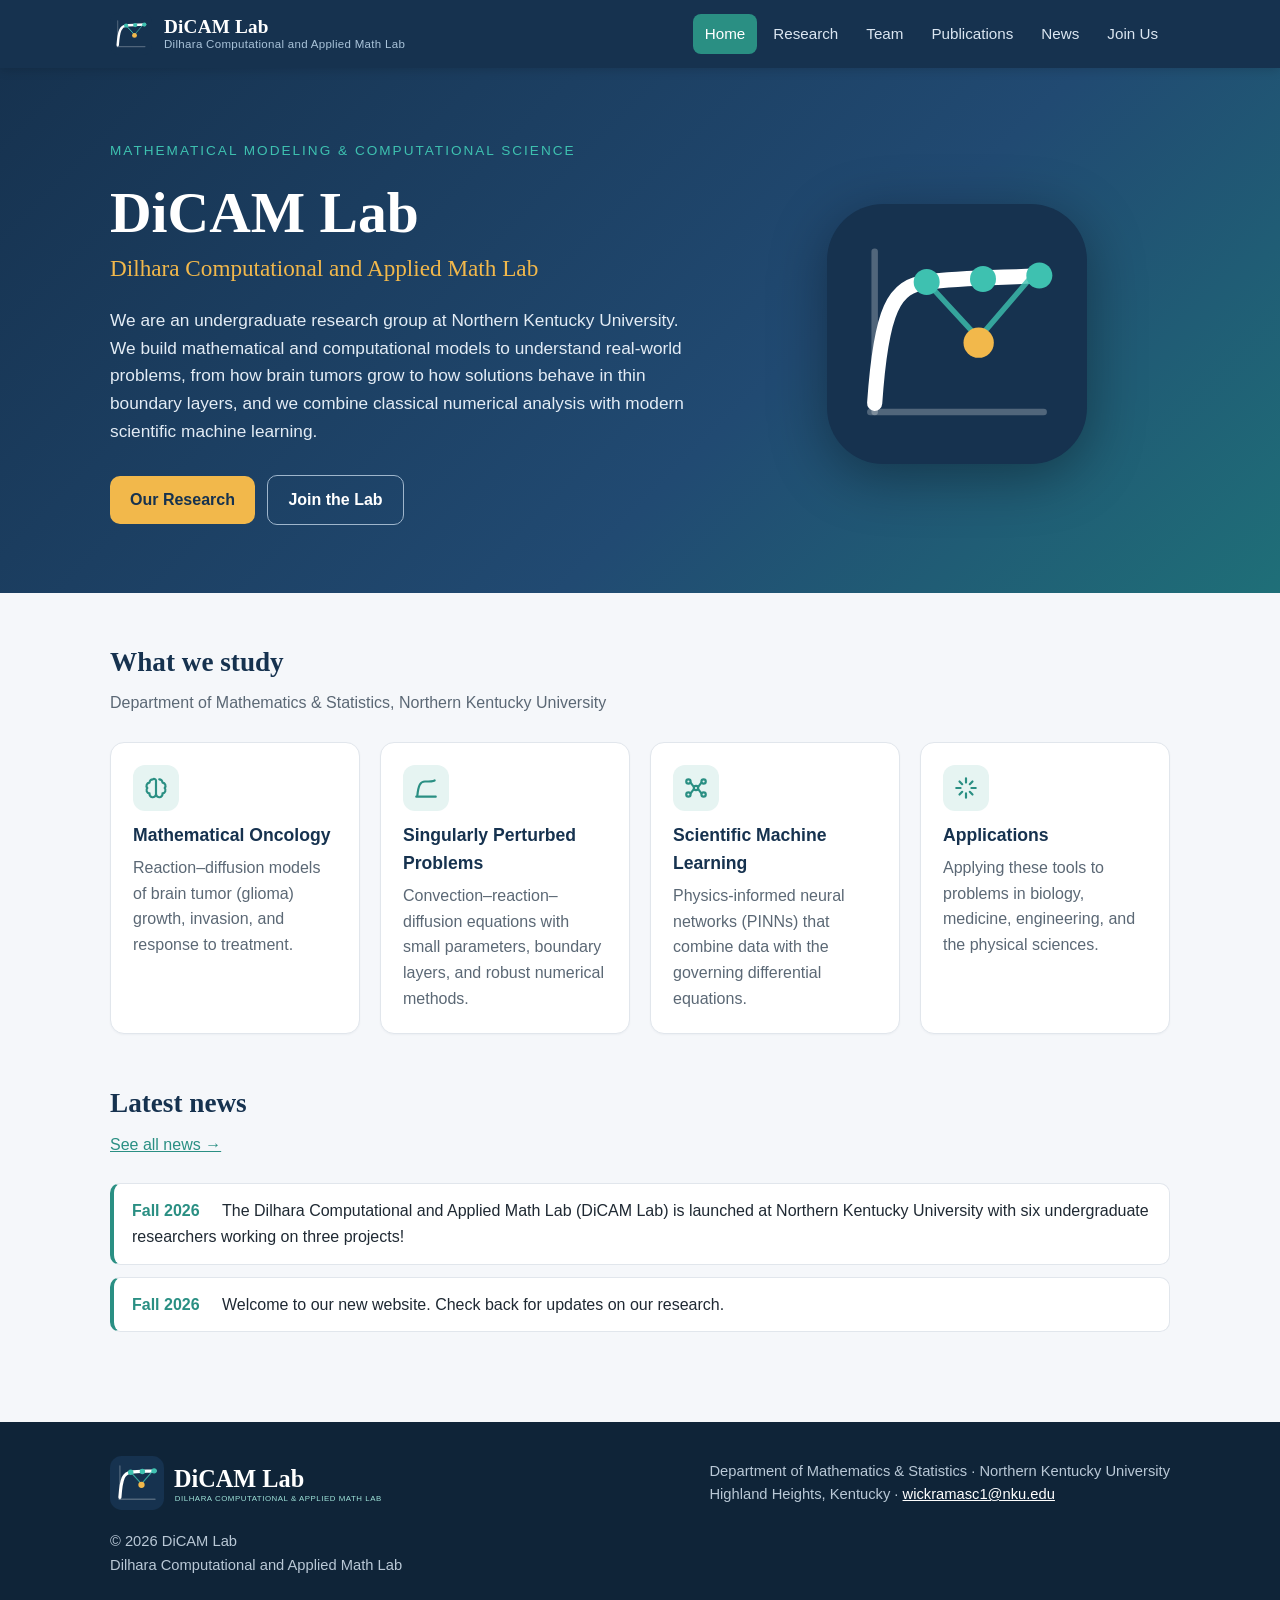
<file: index.html>
<!DOCTYPE html>
<html lang="en">
<head>
  <meta charset="UTF-8">
  <meta name="viewport" content="width=device-width, initial-scale=1">
  <title>DiCAM Lab · Dilhara Computational and Applied Math Lab</title>
  <meta name="description" content="Dilhara Computational and Applied Math Lab (DiCAM Lab): undergraduate research in mathematical modeling and computational science at Northern Kentucky University.">
  <link rel="icon" href="assets/img/logo-mark.svg" type="image/svg+xml">
  <link rel="stylesheet" href="assets/css/style.css">
</head>
<body data-page="index">
  <div id="header"></div>
  <main id="app"></main>
  <div id="footer"></div>
  <script src="content/site-data.js"></script>
  <script src="assets/js/site.js"></script>
</body>
</html>
</file>
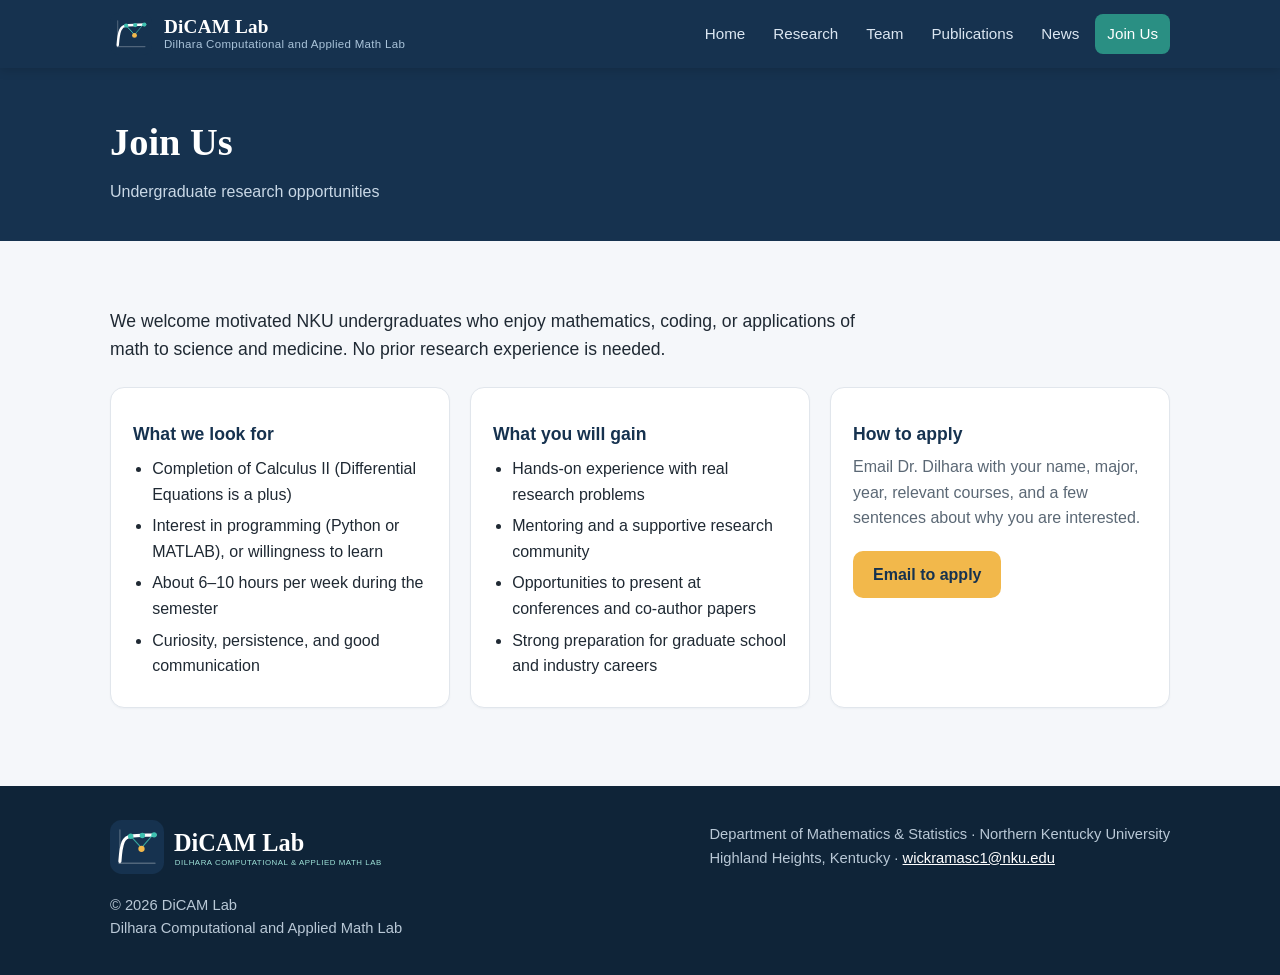
<file: join.html>
<!DOCTYPE html>
<html lang="en">
<head>
  <meta charset="UTF-8">
  <meta name="viewport" content="width=device-width, initial-scale=1">
  <title>DiCAM Lab · Dilhara Computational and Applied Math Lab</title>
  <meta name="description" content="Dilhara Computational and Applied Math Lab (DiCAM Lab): undergraduate research in mathematical modeling and computational science at Northern Kentucky University.">
  <link rel="icon" href="assets/img/logo-mark.svg" type="image/svg+xml">
  <link rel="stylesheet" href="assets/css/style.css">
</head>
<body data-page="join">
  <div id="header"></div>
  <main id="app"></main>
  <div id="footer"></div>
  <script src="content/site-data.js"></script>
  <script src="assets/js/site.js"></script>
</body>
</html>
</file>
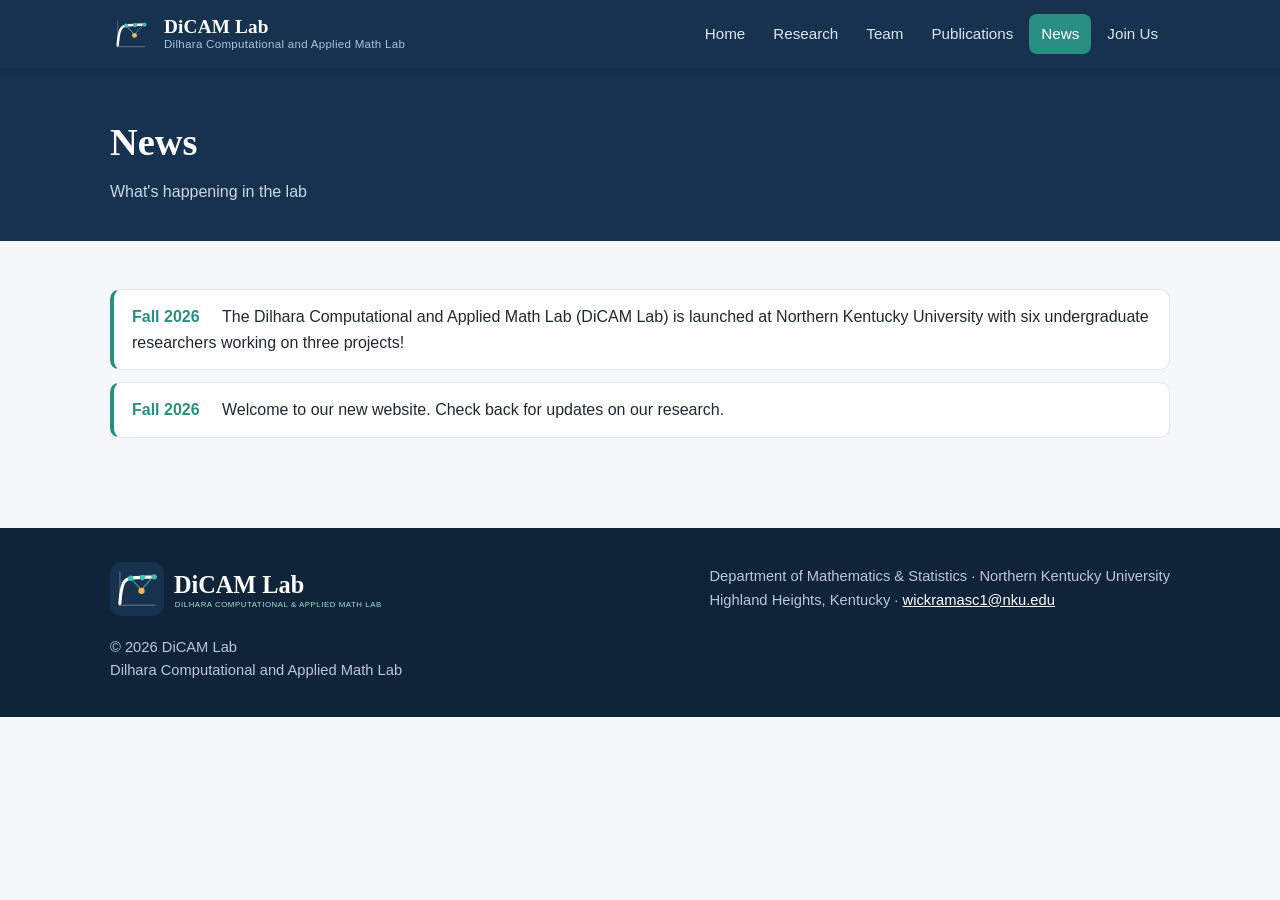
<file: news.html>
<!DOCTYPE html>
<html lang="en">
<head>
  <meta charset="UTF-8">
  <meta name="viewport" content="width=device-width, initial-scale=1">
  <title>DiCAM Lab · Dilhara Computational and Applied Math Lab</title>
  <meta name="description" content="Dilhara Computational and Applied Math Lab (DiCAM Lab): undergraduate research in mathematical modeling and computational science at Northern Kentucky University.">
  <link rel="icon" href="assets/img/logo-mark.svg" type="image/svg+xml">
  <link rel="stylesheet" href="assets/css/style.css">
</head>
<body data-page="news">
  <div id="header"></div>
  <main id="app"></main>
  <div id="footer"></div>
  <script src="content/site-data.js"></script>
  <script src="assets/js/site.js"></script>
</body>
</html>
</file>
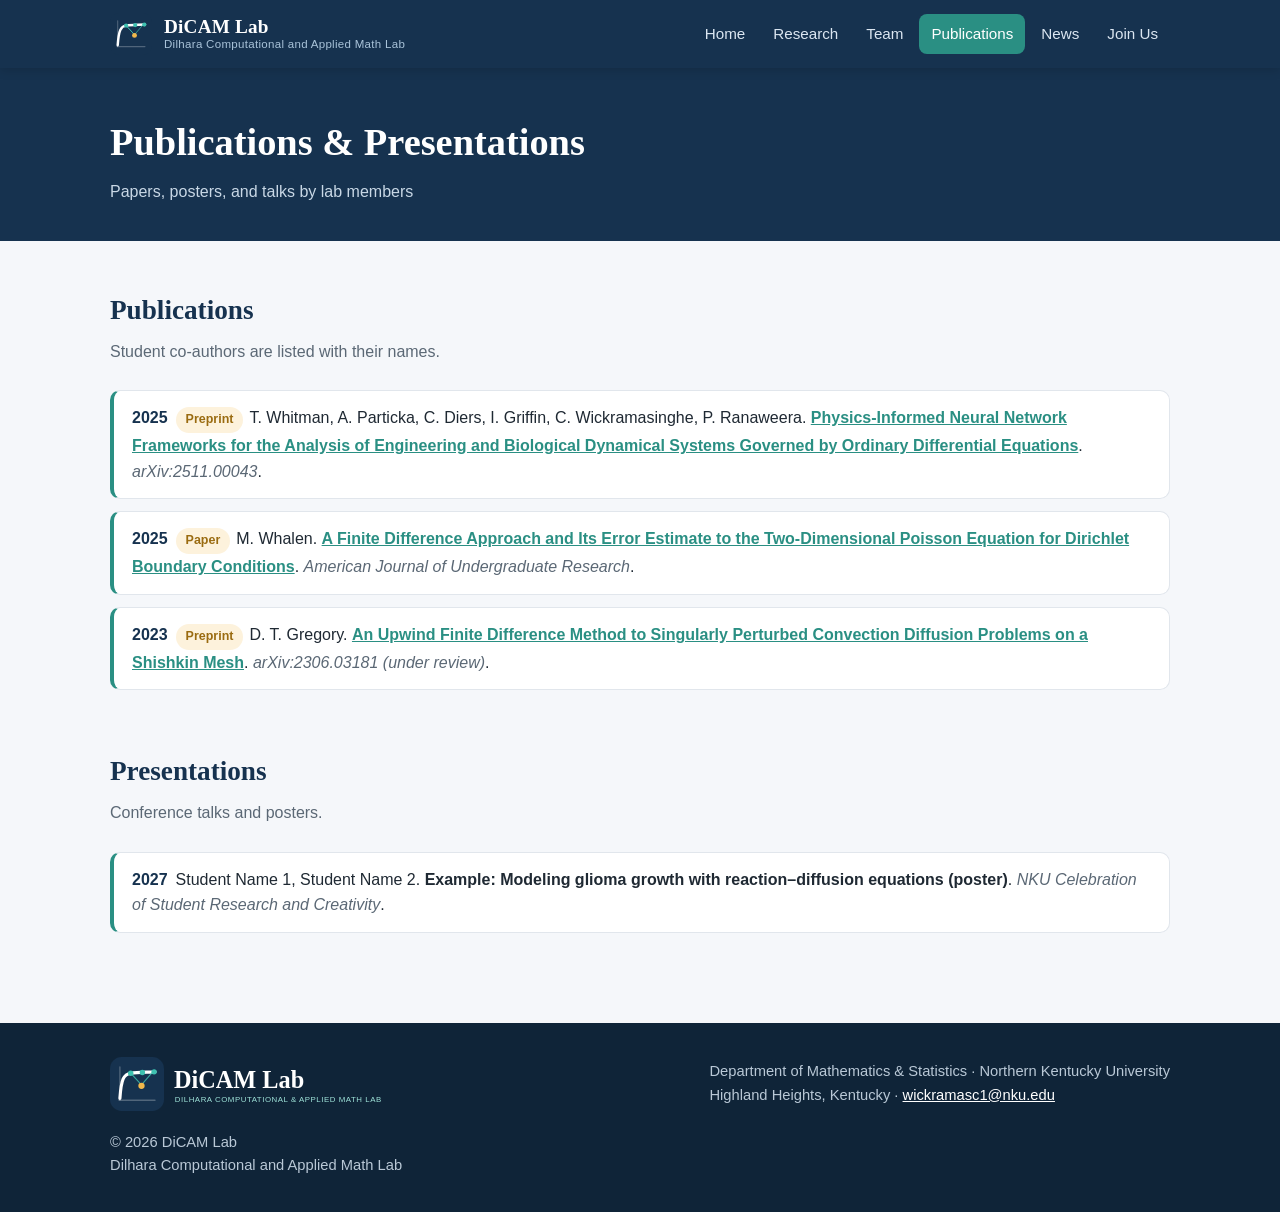
<file: publications.html>
<!DOCTYPE html>
<html lang="en">
<head>
  <meta charset="UTF-8">
  <meta name="viewport" content="width=device-width, initial-scale=1">
  <title>DiCAM Lab · Dilhara Computational and Applied Math Lab</title>
  <meta name="description" content="Dilhara Computational and Applied Math Lab (DiCAM Lab): undergraduate research in mathematical modeling and computational science at Northern Kentucky University.">
  <link rel="icon" href="assets/img/logo-mark.svg" type="image/svg+xml">
  <link rel="stylesheet" href="assets/css/style.css">
</head>
<body data-page="publications">
  <div id="header"></div>
  <main id="app"></main>
  <div id="footer"></div>
  <script src="content/site-data.js"></script>
  <script src="assets/js/site.js"></script>
</body>
</html>
</file>
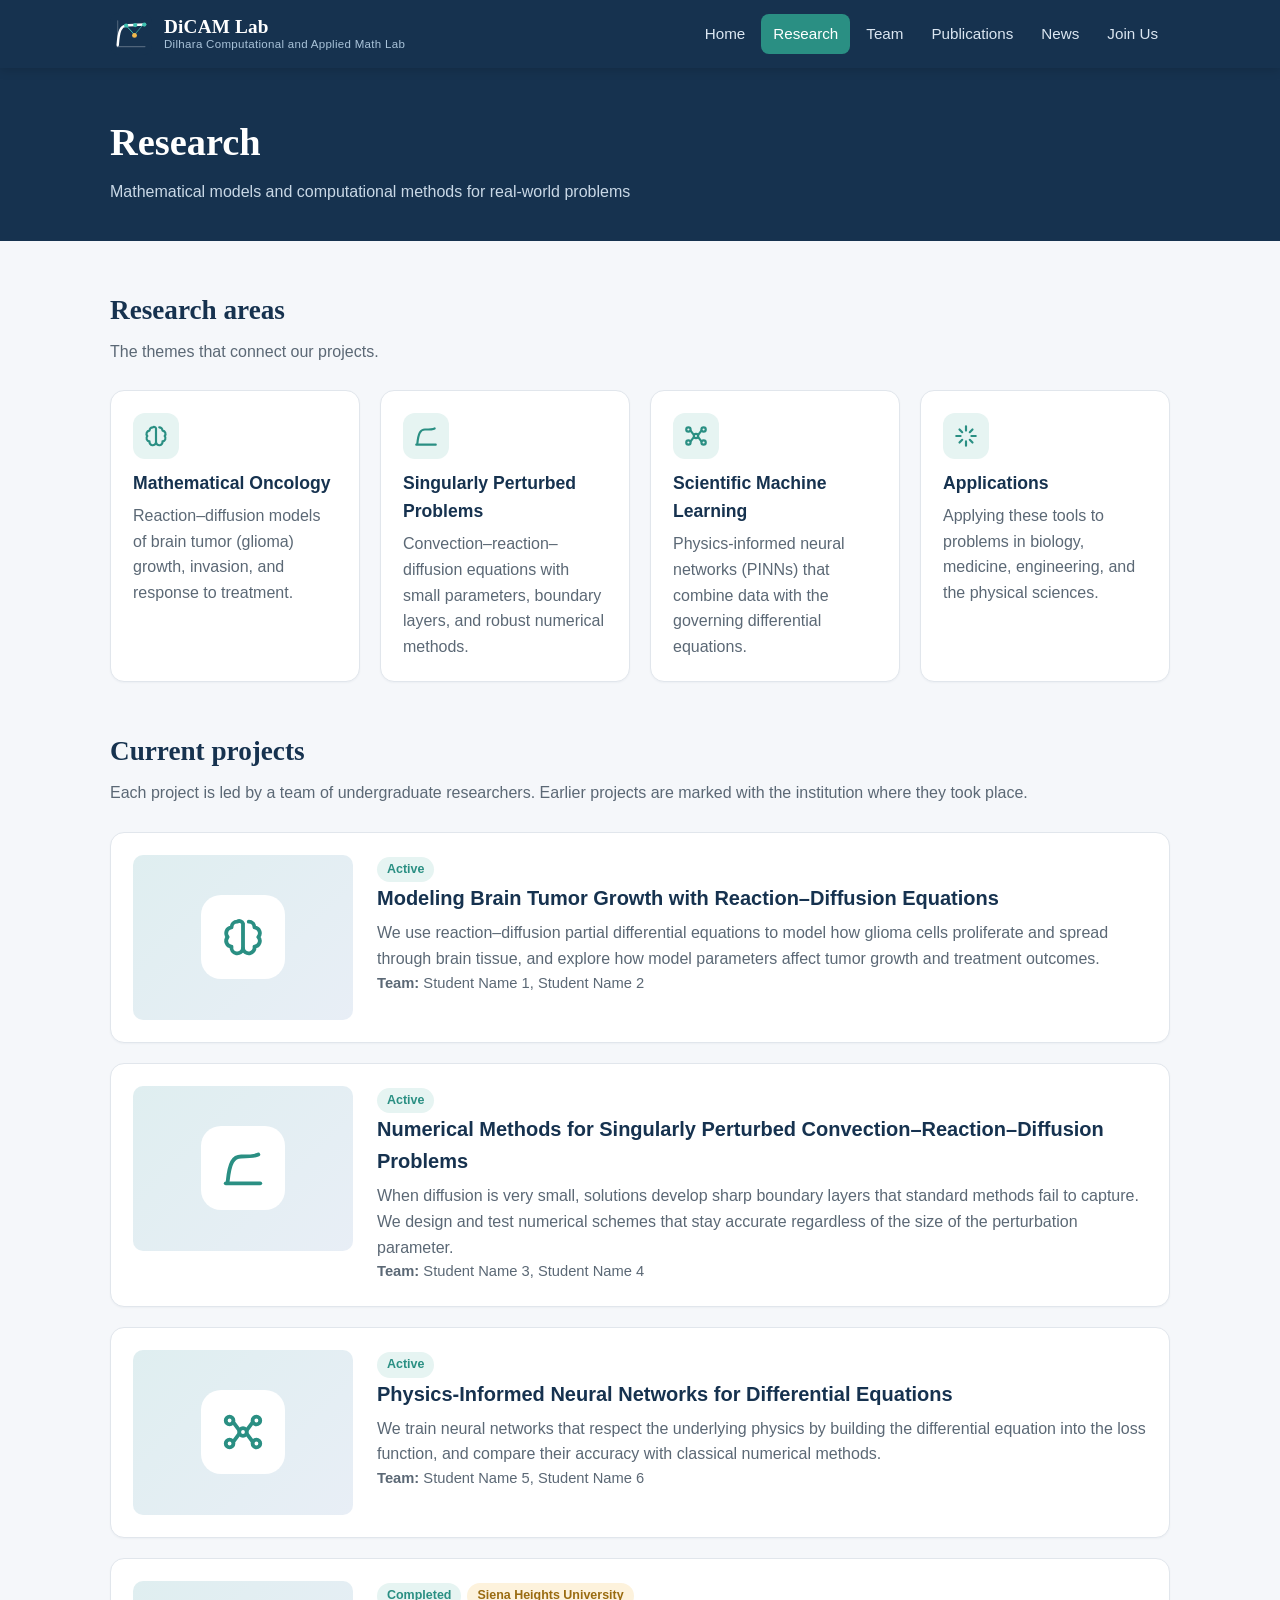
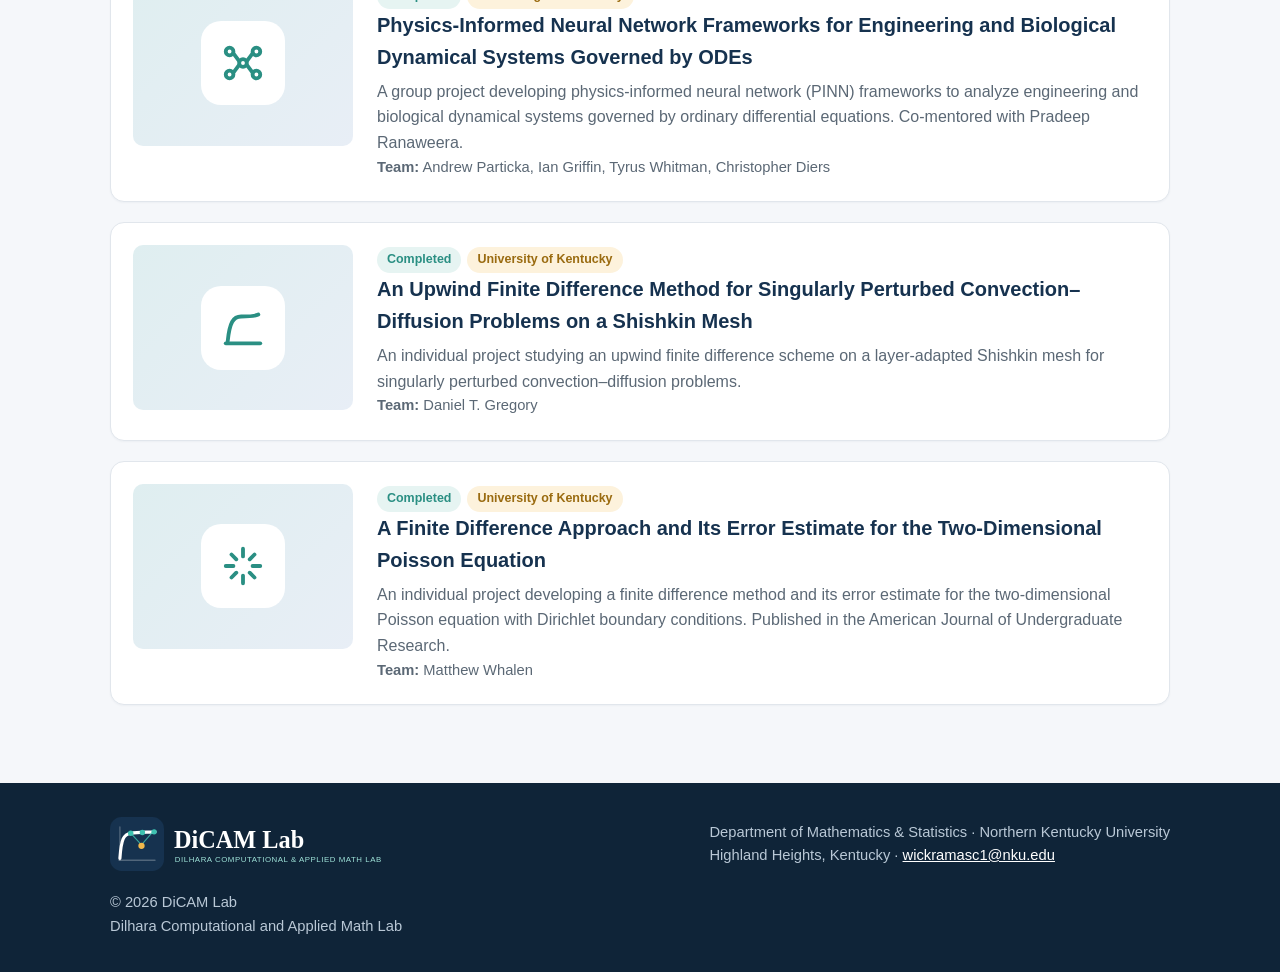
<file: research.html>
<!DOCTYPE html>
<html lang="en">
<head>
  <meta charset="UTF-8">
  <meta name="viewport" content="width=device-width, initial-scale=1">
  <title>DiCAM Lab · Dilhara Computational and Applied Math Lab</title>
  <meta name="description" content="Dilhara Computational and Applied Math Lab (DiCAM Lab): undergraduate research in mathematical modeling and computational science at Northern Kentucky University.">
  <link rel="icon" href="assets/img/logo-mark.svg" type="image/svg+xml">
  <link rel="stylesheet" href="assets/css/style.css">
</head>
<body data-page="research">
  <div id="header"></div>
  <main id="app"></main>
  <div id="footer"></div>
  <script src="content/site-data.js"></script>
  <script src="assets/js/site.js"></script>
</body>
</html>
</file>
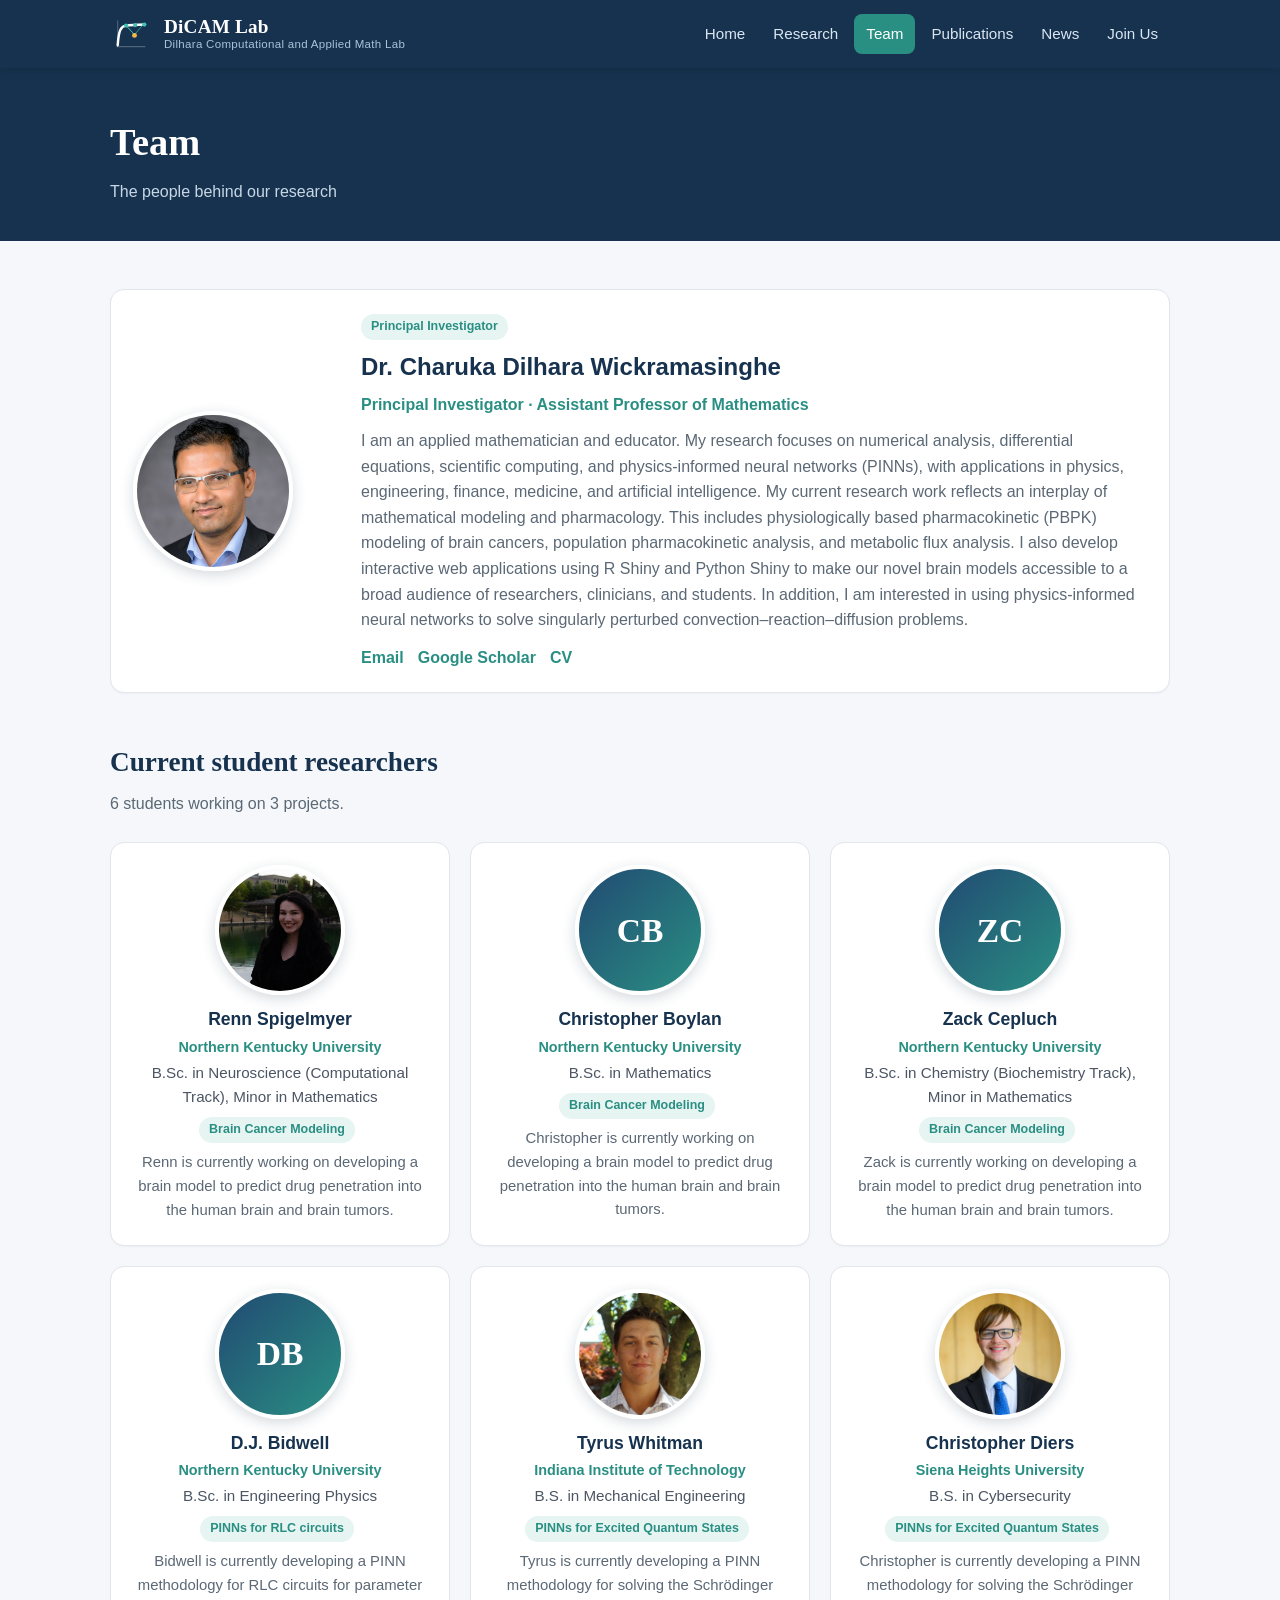
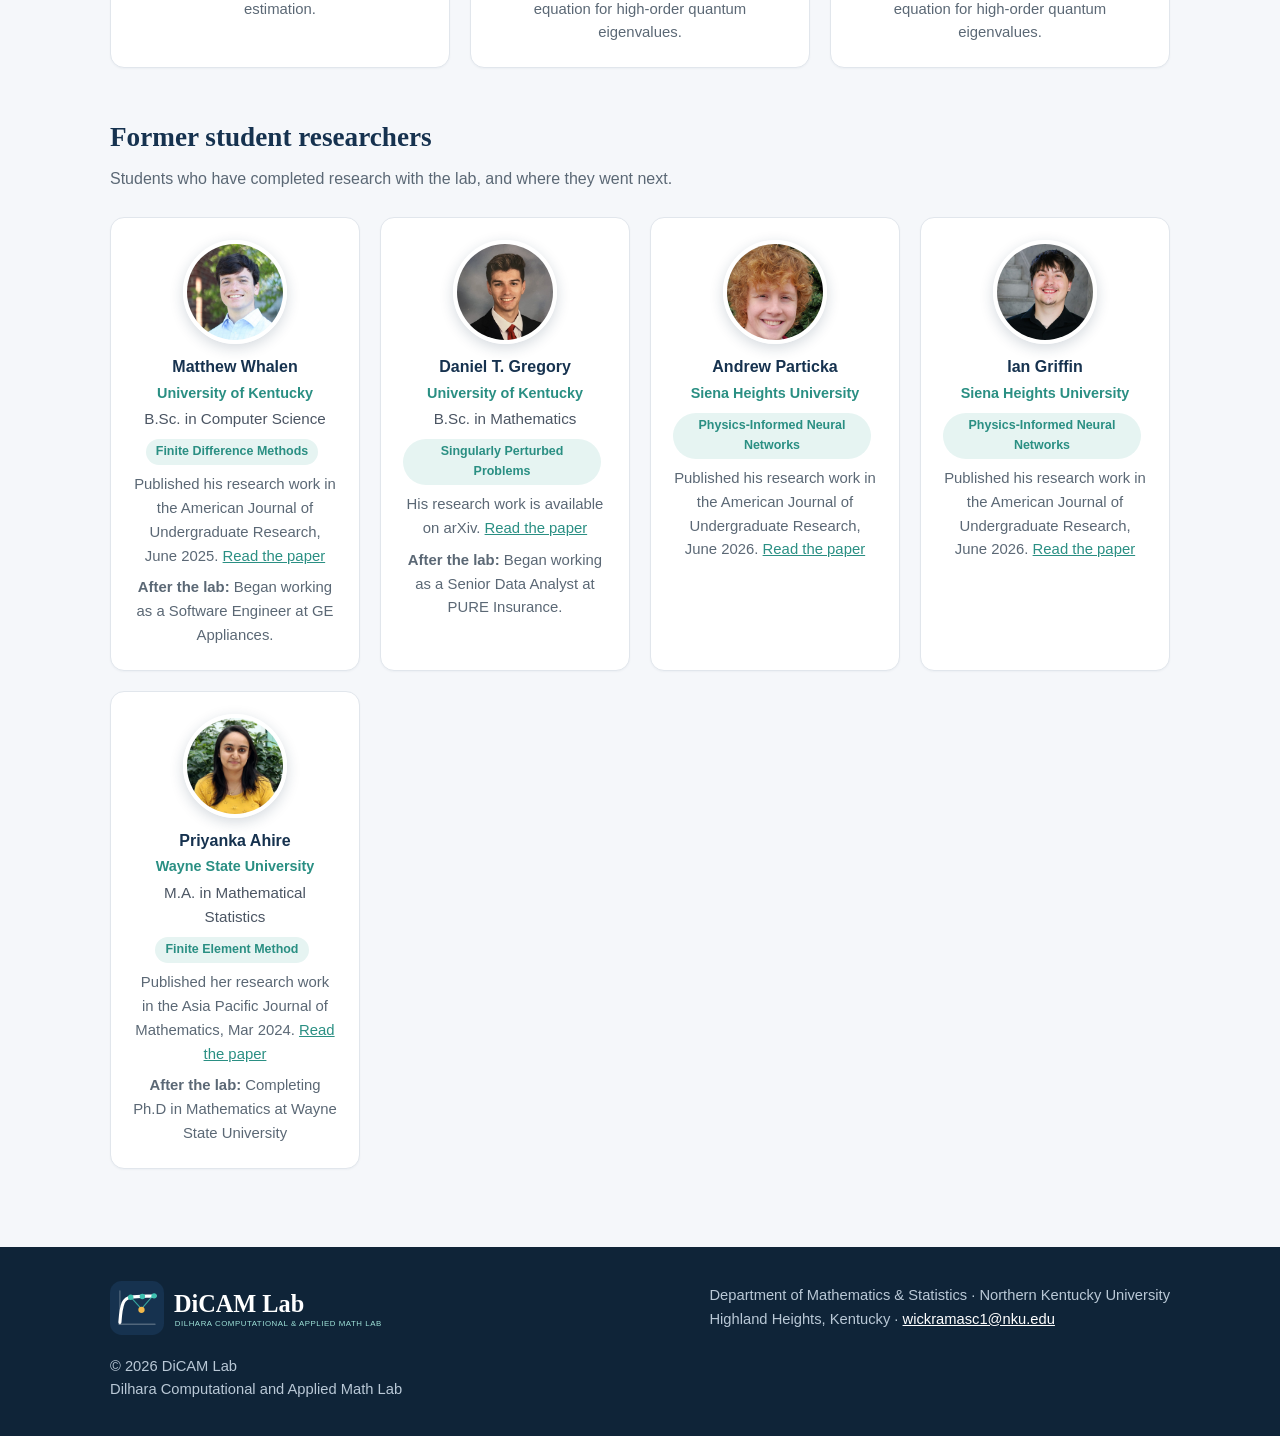
<file: team.html>
<!DOCTYPE html>
<html lang="en">
<head>
  <meta charset="UTF-8">
  <meta name="viewport" content="width=device-width, initial-scale=1">
  <title>DiCAM Lab · Dilhara Computational and Applied Math Lab</title>
  <meta name="description" content="Dilhara Computational and Applied Math Lab (DiCAM Lab): undergraduate research in mathematical modeling and computational science at Northern Kentucky University.">
  <link rel="icon" href="assets/img/logo-mark.svg" type="image/svg+xml">
  <link rel="stylesheet" href="assets/css/style.css">
</head>
<body data-page="team">
  <div id="header"></div>
  <main id="app"></main>
  <div id="footer"></div>
  <script src="content/site-data.js"></script>
  <script src="assets/js/site.js"></script>
</body>
</html>
</file>
<file: assets/css/style.css>
/* ===== Colors & fonts (change the lab colors here) ===== */
:root {
  --navy: #16324f;
  --navy-2: #214a72;
  --teal: #2a8f83;
  --teal-light: #3ec1b0;
  --gold: #f2b84b;
  --ink: #1f2933;
  --muted: #5b6875;
  --bg: #f5f7fa;
  --card: #ffffff;
  --line: #e1e6ec;
  --radius: 14px;
  --serif: Georgia, "Times New Roman", serif;
  --sans: -apple-system, BlinkMacSystemFont, "Segoe UI", Roboto, Helvetica, Arial, sans-serif;
}
* { box-sizing: border-box; }
html { scroll-behavior: smooth; }
body { margin: 0; font-family: var(--sans); color: var(--ink); background: var(--bg); line-height: 1.6; }
a { color: var(--teal); }
img { max-width: 100%; display: block; }
.wrap { max-width: 1100px; margin: 0 auto; padding: 0 20px; }

/* ===== Header / navigation ===== */
.site-header { background: var(--navy); color: #fff; position: sticky; top: 0; z-index: 10; box-shadow: 0 2px 10px rgba(0,0,0,.15); }
.site-header .wrap { display: flex; align-items: center; justify-content: space-between; min-height: 68px; gap: 16px; }
.brand { display: flex; align-items: center; gap: 12px; color: #fff; text-decoration: none; }
.brand img { width: 42px; height: 42px; }
.brand-name { font-family: var(--serif); font-weight: 700; font-size: 1.2rem; letter-spacing: .2px; }
.nav { display: flex; gap: 4px; flex-wrap: wrap; }
.nav a { color: #dbe6f1; text-decoration: none; padding: 8px 12px; border-radius: 8px; font-size: .95rem; }
.nav a:hover { background: var(--navy-2); color: #fff; }
.nav a.active { background: var(--teal); color: #fff; }
.menu-btn { display: none; background: none; border: 1px solid #5d7a99; color: #fff; border-radius: 8px; padding: 6px 10px; font-size: 1rem; cursor: pointer; }
@media (max-width: 820px) {
  .menu-btn { display: block; }
  .nav { display: none; position: absolute; top: 68px; left: 0; right: 0; background: var(--navy); flex-direction: column; padding: 8px 20px 16px; }
  .nav.open { display: flex; }
  .brand-name { font-size: 1rem; }
}

/* ===== Hero ===== */
.hero { background: linear-gradient(135deg, var(--navy) 0%, var(--navy-2) 60%, #1f6f78 100%); color: #fff; padding: 72px 0 64px; }
.hero .wrap { display: grid; grid-template-columns: 1.4fr 1fr; gap: 40px; align-items: center; }
.hero h1 { font-family: var(--serif); font-size: clamp(1.9rem, 4vw, 2.6rem); line-height: 1.15; margin: 0 0 18px; overflow-wrap: anywhere; }
.hero .tag { color: var(--teal-light); text-transform: uppercase; letter-spacing: 2px; font-size: .85rem; margin: 0 0 18px; }
.hero p.lead { font-size: 1.08rem; color: #e3ecf5; margin: 0 0 26px; }
.hero .logo-big { justify-self: center; width: min(260px, 70%); filter: drop-shadow(0 12px 28px rgba(0,0,0,.35)); }
@media (max-width: 820px) { .hero .wrap { grid-template-columns: 1fr; } .hero .logo-big { width: 160px; grid-row: 1; } }

.btn { display: inline-block; padding: 11px 20px; border-radius: 10px; text-decoration: none; font-weight: 600; margin: 4px 8px 4px 0; }
.btn-primary { background: var(--gold); color: var(--navy); }
.btn-ghost { border: 1.5px solid #9fb6cc; color: #fff; }
.btn:hover { filter: brightness(1.06); }

/* ===== Page title band ===== */
.page-head { background: var(--navy); color: #fff; padding: 44px 0 36px; }
.page-head h1 { font-family: var(--serif); margin: 0; font-size: clamp(1.7rem, 3.5vw, 2.4rem); }
.page-head p { margin: 6px 0 0; color: #c9d8e6; }

/* ===== Sections & cards ===== */
section { padding: 48px 0; }
h2.sec { font-family: var(--serif); color: var(--navy); font-size: 1.7rem; margin: 0 0 6px; }
p.sec-sub { color: var(--muted); margin: 0 0 26px; }
.grid { display: grid; gap: 20px; }
.grid-4 { grid-template-columns: repeat(auto-fit, minmax(230px, 1fr)); }
.grid-3 { grid-template-columns: repeat(auto-fit, minmax(260px, 1fr)); }
.card { background: var(--card); border: 1px solid var(--line); border-radius: var(--radius); padding: 22px; box-shadow: 0 1px 2px rgba(16,40,70,.04); }
.card h3 { margin: 10px 0 6px; color: var(--navy); font-size: 1.1rem; }
.card p { margin: 0; color: var(--muted); }
.icon { width: 46px; height: 46px; border-radius: 12px; background: #e6f4f2; display: grid; place-items: center; }
.icon svg { width: 26px; height: 26px; stroke: var(--teal); fill: none; stroke-width: 2; stroke-linecap: round; stroke-linejoin: round; }

/* Projects */
.project { display: grid; grid-template-columns: 220px 1fr; gap: 24px; align-items: start; }
.project + .project { margin-top: 20px; }
.project .thumb { border-radius: 10px; aspect-ratio: 4/3; object-fit: cover; width: 100%; background: linear-gradient(135deg, #dfeef0, #e8eef6); }
.project h3 { font-size: 1.25rem; margin-top: 0; }
.pill { display: inline-block; font-size: .78rem; font-weight: 600; padding: 3px 10px; border-radius: 999px; background: #e6f4f2; color: var(--teal); margin-right: 6px; }
.pill.gold { background: #fdf2dc; color: #9a6b10; }
.team-line { margin-top: 12px; font-size: .92rem; color: var(--ink); }
@media (max-width: 700px) { .project { grid-template-columns: 1fr; } }

/* People */
.pi-card { display: grid; grid-template-columns: 200px 1fr; gap: 28px; align-items: center; }
@media (max-width: 700px) { .pi-card { grid-template-columns: 1fr; text-align: center; } .pi-card .avatar { margin: 0 auto; } }
.avatar { width: 160px; height: 160px; border-radius: 50%; object-fit: cover; object-position: center top; border: 4px solid #fff; box-shadow: 0 4px 14px rgba(22,50,79,.18); }
.avatar.initials { display: grid; place-items: center; background: linear-gradient(135deg, var(--navy-2), var(--teal)); color: #fff; font-family: var(--serif); font-size: 2.6rem; font-weight: 700; }
.person { text-align: center; }
.person .avatar { width: 130px; height: 130px; margin: 0 auto 10px; }
.person .avatar.initials { font-size: 2.1rem; }
.person h3 { margin: 8px 0 2px; }
.person .meta { font-size: .9rem; color: var(--teal); font-weight: 600; }
.person p { margin-top: 8px; font-size: .93rem; }
.links a { margin-right: 14px; font-weight: 600; text-decoration: none; }

/* Lists */
.list { list-style: none; padding: 0; margin: 0; }
.list li { background: var(--card); border: 1px solid var(--line); border-left: 4px solid var(--teal); border-radius: 10px; padding: 14px 18px; margin-bottom: 12px; }
.list .yr { font-weight: 700; color: var(--navy); margin-right: 8px; }
.list .venue { font-style: italic; color: var(--muted); }
.news-date { display: inline-block; min-width: 90px; font-weight: 700; color: var(--teal); }
.empty { color: var(--muted); font-style: italic; }
ul.check { padding-left: 1.2em; margin: 8px 0 0; }
ul.check li { margin: 6px 0; }

/* Footer */
.site-footer { background: #0f2438; color: #b9c8d6; padding: 34px 0; margin-top: 30px; font-size: .92rem; }
.site-footer .wrap { display: flex; justify-content: space-between; gap: 20px; flex-wrap: wrap; align-items: center; }
.site-footer a { color: #fff; }
.site-footer img { height: 54px; width: auto; }
.thumb-icon { display: grid; place-items: center; }
.thumb-icon .icon { width: 84px; height: 84px; border-radius: 20px; background: #fff; }
.thumb-icon .icon svg { width: 46px; height: 46px; }
.hero h1 { margin-bottom: 4px; font-size: clamp(2.4rem, 6vw, 3.6rem); }
.hero .fullname { font-family: var(--serif); color: var(--gold); font-size: clamp(1.1rem, 2.4vw, 1.45rem); margin: 0 0 20px; }
.brand-text { display: flex; flex-direction: column; line-height: 1.15; }
.brand-sub { font-size: .72rem; color: #a9c3d9; letter-spacing: .3px; }
@media (max-width: 480px) { .brand-sub { display: none; } }
.person.alum .avatar { width: 104px; height: 104px; }
.person.alum .avatar.initials { font-size: 1.7rem; }
.person.alum h3 { font-size: 1rem; }
</file>
